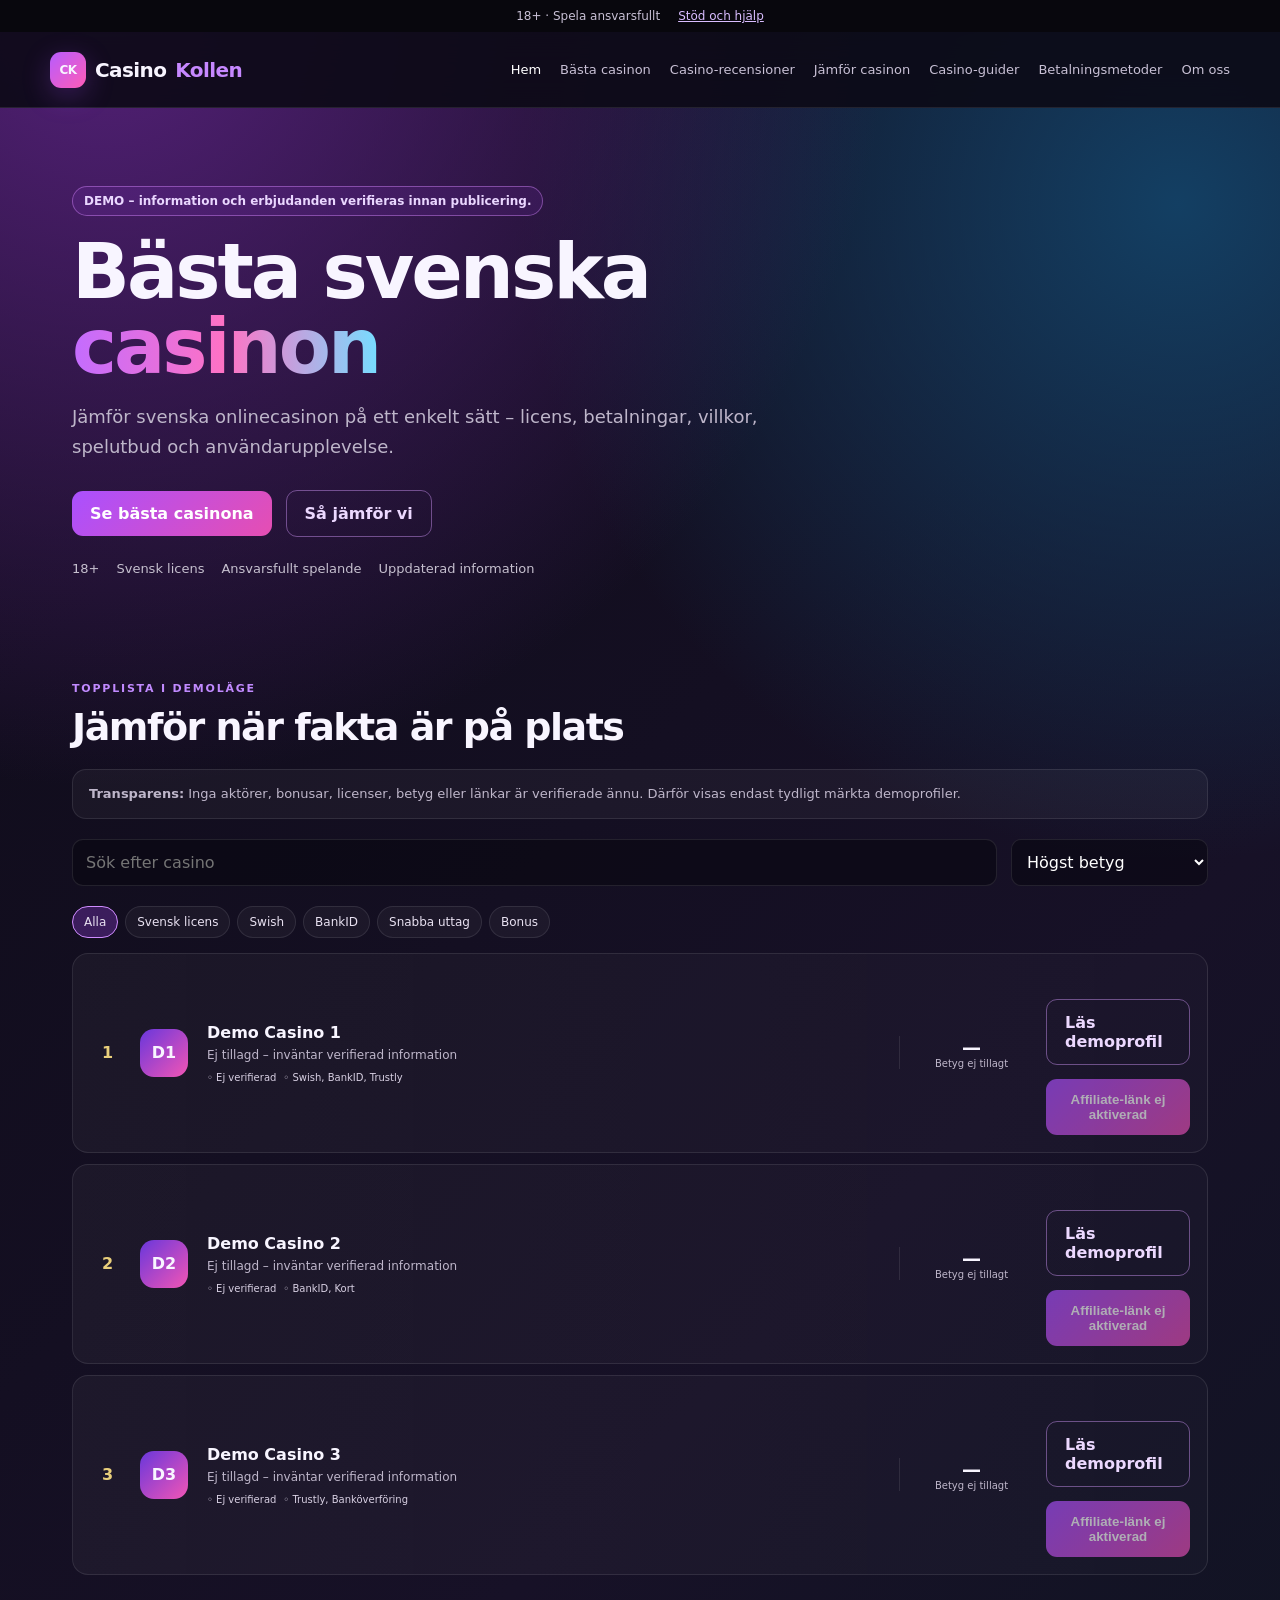
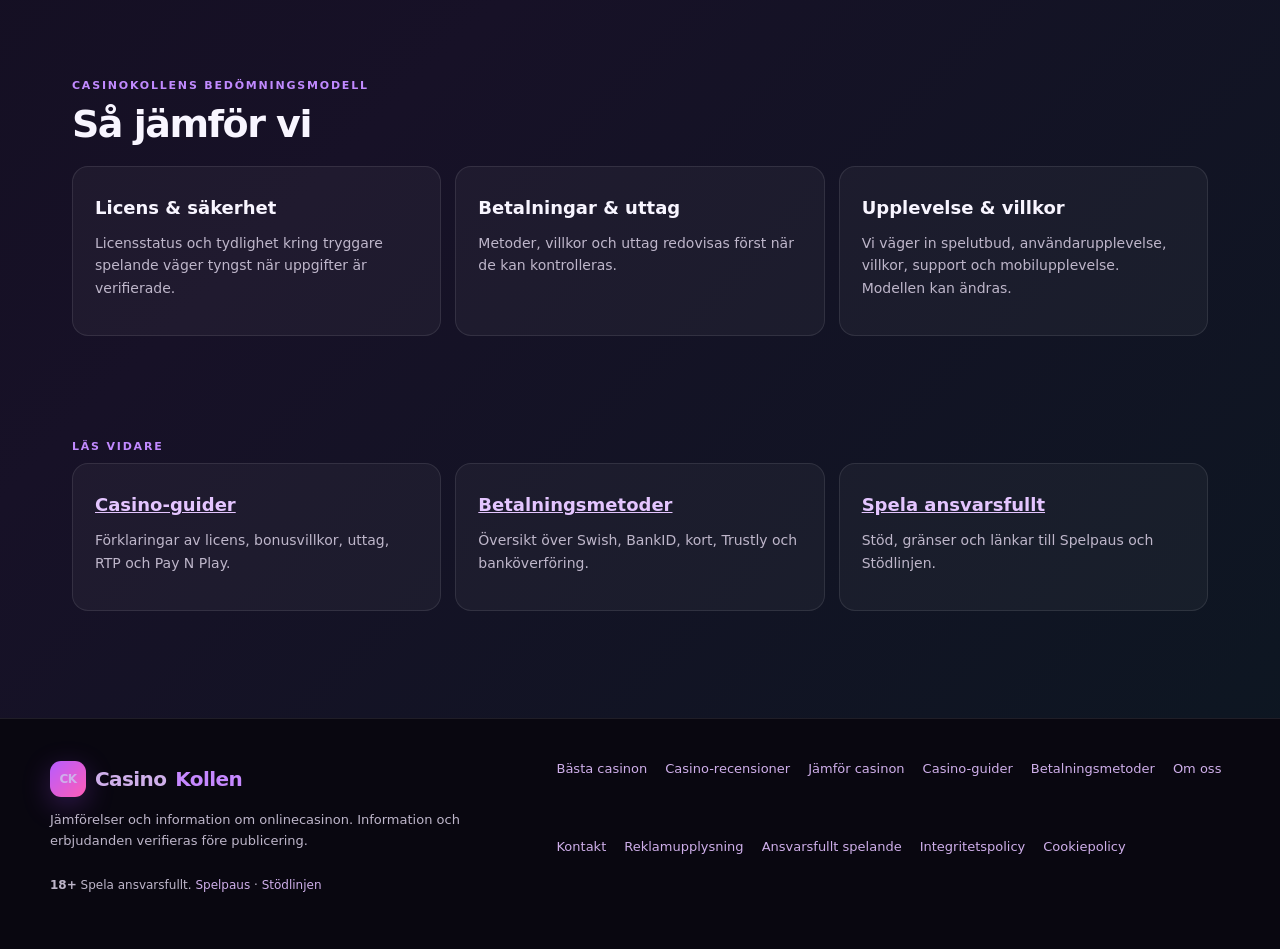
<file: index.html>
<!doctype html><html lang="sv"><head><meta charset="utf-8"><meta name="viewport" content="width=device-width,initial-scale=1"><title>Bästa svenska casinon 2026 | CasinoKollen</title><meta name="description" content="Jämför svenska onlinecasinon på ett enkelt sätt – licens, betalningar, villkor, spelutbud och användarupplevelse."><meta property="og:title" content="Bästa svenska casinon | CasinoKollen"><meta property="og:description" content="Tydlig casinojämförelse i demoläge."><meta property="og:type" content="website"><link rel="canonical" href="/"><link rel="icon" href="favicon.svg" type="image/svg+xml"><link rel="stylesheet" href="site.css"><script type="module" src="app.js"></script><!-- Google tag (gtag.js) -->
<script async src="https://www.googletagmanager.com/gtag/js?id=G-N756BQRDDT"></script>
<script>
  window.dataLayer = window.dataLayer || [];
  function gtag(){dataLayer.push(arguments);}
  gtag('js', new Date());

  gtag('config', 'G-N756BQRDDT');
</script></head><body><header id="site-header"></header><main class="wrap"><section class="hero"><span class="demo">DEMO – information och erbjudanden verifieras innan publicering.</span><h1>Bästa svenska <span>casinon</span></h1><p class="lede">Jämför svenska onlinecasinon på ett enkelt sätt – licens, betalningar, villkor, spelutbud och användarupplevelse.</p><div class="actions"><a class="button" href="#casinon">Se bästa casinona</a><a class="button secondary" href="#sa-jamfor-vi">Så jämför vi</a></div><div class="trust"><span>18+</span><span>Svensk licens</span><span>Ansvarsfullt spelande</span><span>Uppdaterad information</span></div></section><section class="section" id="casinon"><div class="section-head"><div><p class="eyebrow">TOPPLISTA I DEMOLÄGE</p><h2>Jämför när fakta är på plats</h2></div></div><p class="note"><strong>Transparens:</strong> Inga aktörer, bonusar, licenser, betyg eller länkar är verifierade ännu. Därför visas endast tydligt märkta demoprofiler.</p><div class="controls"><input id="casino-search" class="search" type="search" aria-label="Sök casino" placeholder="Sök efter casino"><select id="casino-sort" class="sort" aria-label="Sortera casinon"><option value="rating">Högst betyg</option><option value="name">Namn A–Ö</option><option value="updated">Senast uppdaterad</option></select></div><div class="filter-row" aria-label="Filtrera casinon"><button class="filter active" data-filter="alla">Alla</button><button class="filter" data-filter="licens">Svensk licens</button><button class="filter" data-filter="swish">Swish</button><button class="filter" data-filter="bankid">BankID</button><button class="filter" data-filter="snabb">Snabba uttag</button><button class="filter" data-filter="bonus">Bonus</button></div><div class="casino-list" id="casino-list" aria-live="polite"></div></section><section class="section" id="sa-jamfor-vi"><p class="eyebrow">CASINOKOLLENS BEDÖMNINGSMODELL</p><h2>Så jämför vi</h2><div class="grid" style="margin-top:20px"><article class="card"><h3>Licens & säkerhet</h3><p>Licensstatus och tydlighet kring tryggare spelande väger tyngst när uppgifter är verifierade.</p></article><article class="card"><h3>Betalningar & uttag</h3><p>Metoder, villkor och uttag redovisas först när de kan kontrolleras.</p></article><article class="card"><h3>Upplevelse & villkor</h3><p>Vi väger in spelutbud, användarupplevelse, villkor, support och mobilupplevelse. Modellen kan ändras.</p></article></div></section><section class="section"><p class="eyebrow">LÄS VIDARE</p><div class="grid"><article class="card"><h3><a href="casino-guider.html">Casino-guider</a></h3><p>Förklaringar av licens, bonusvillkor, uttag, RTP och Pay N Play.</p></article><article class="card"><h3><a href="betalningsmetoder.html">Betalningsmetoder</a></h3><p>Översikt över Swish, BankID, kort, Trustly och banköverföring.</p></article><article class="card"><h3><a href="ansvarsfullt-spelande.html">Spela ansvarsfullt</a></h3><p>Stöd, gränser och länkar till Spelpaus och Stödlinjen.</p></article></div></section></main><div id="site-footer"></div></body></html>
</file>
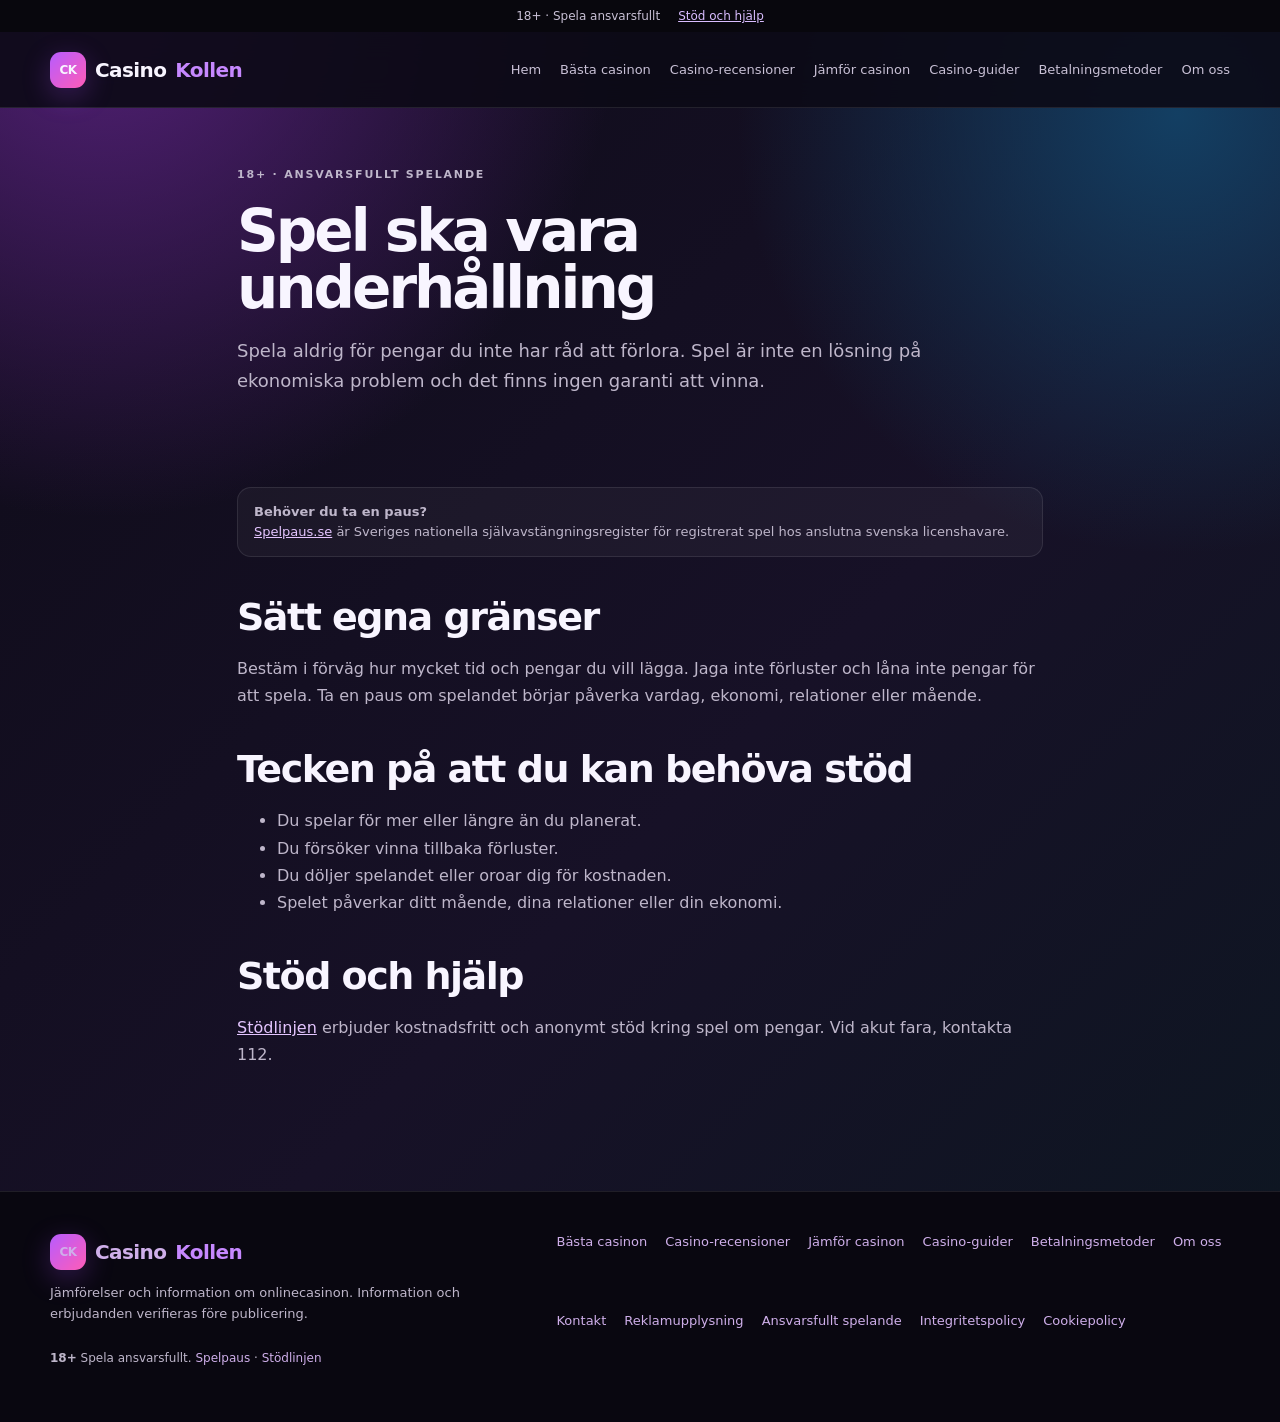
<file: ansvarsfullt-spelande.html>
<!doctype html><html lang="sv"><head><meta charset="utf-8"><meta name="viewport" content="width=device-width,initial-scale=1"><title>Ansvarsfullt spelande | CasinoKollen</title><meta name="description" content="Stöd och information om spelproblem och ansvarsfullt spelande."><meta property="og:title" content="Ansvarsfullt spelande | CasinoKollen"><meta property="og:description" content="Stöd och information om spelproblem och ansvarsfullt spelande."><meta property="og:type" content="website"><link rel="icon" href="favicon.svg" type="image/svg+xml"><link rel="stylesheet" href="site.css"><script type="module" src="app.js"></script><!-- Google tag (gtag.js) -->
<script async src="https://www.googletagmanager.com/gtag/js?id=G-N756BQRDDT"></script>
<script>
  window.dataLayer = window.dataLayer || [];
  function gtag(){dataLayer.push(arguments);}
  gtag('js', new Date());

  gtag('config', 'G-N756BQRDDT');
</script></head><body><header id="site-header"></header><main class="wrap content"><section class="page-hero"><p class="eyebrow">18+ · ANSVARSFULLT SPELANDE</p><h1>Spel ska vara underhållning</h1><p class="lede">Spela aldrig för pengar du inte har råd att förlora. Spel är inte en lösning på ekonomiska problem och det finns ingen garanti att vinna.</p></section><section class="section"><div class="note"><strong>Behöver du ta en paus?</strong><br><a href="https://www.spelpaus.se/" target="_blank" rel="noopener">Spelpaus.se</a> är Sveriges nationella självavstängningsregister för registrerat spel hos anslutna svenska licenshavare.</div><h2>Sätt egna gränser</h2><p>Bestäm i förväg hur mycket tid och pengar du vill lägga. Jaga inte förluster och låna inte pengar för att spela. Ta en paus om spelandet börjar påverka vardag, ekonomi, relationer eller mående.</p><h2>Tecken på att du kan behöva stöd</h2><ul><li>Du spelar för mer eller längre än du planerat.</li><li>Du försöker vinna tillbaka förluster.</li><li>Du döljer spelandet eller oroar dig för kostnaden.</li><li>Spelet påverkar ditt mående, dina relationer eller din ekonomi.</li></ul><h2>Stöd och hjälp</h2><p><a href="https://www.stodlinjen.se/" target="_blank" rel="noopener">Stödlinjen</a> erbjuder kostnadsfritt och anonymt stöd kring spel om pengar. Vid akut fara, kontakta 112.</p></section></main><div id="site-footer"></div></body></html>
</file>
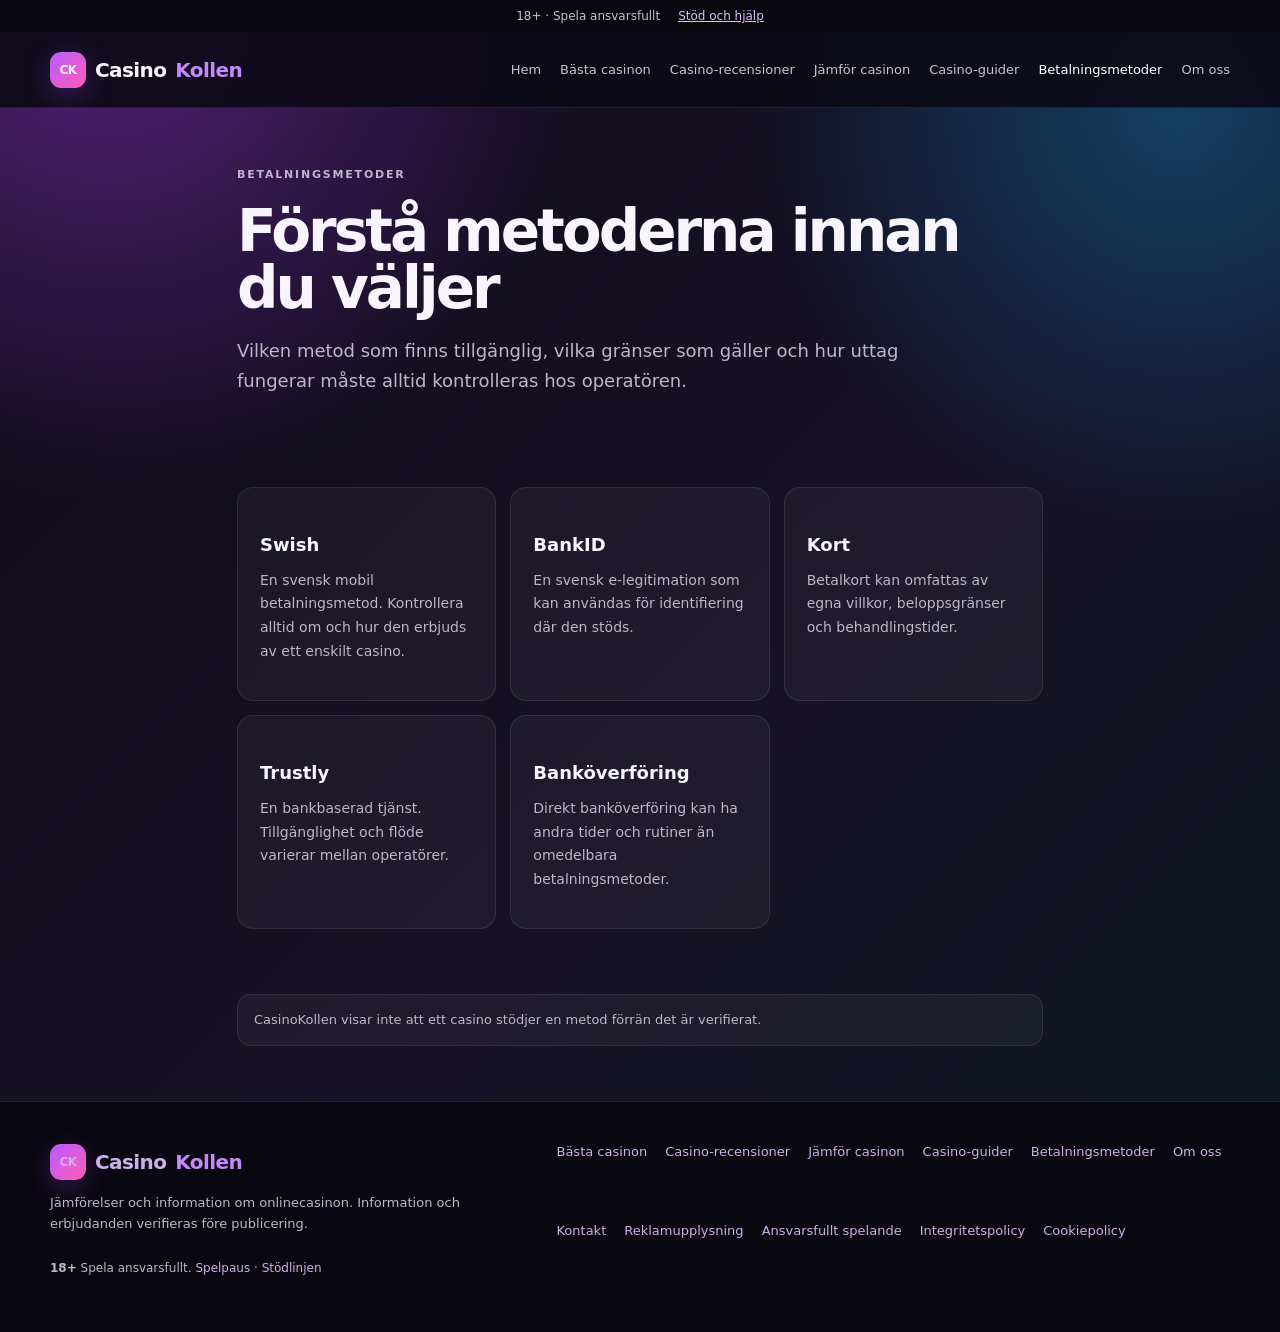
<file: betalningsmetoder.html>
<!doctype html><html lang="sv"><head><meta charset="utf-8"><meta name="viewport" content="width=device-width,initial-scale=1"><title>Betalningsmetoder för casino | CasinoKollen</title><meta name="description" content="Förklaring av vanliga betalningsmetoder på svenska onlinecasinon."><link rel="canonical" href="/betalningsmetoder.html"><link rel="icon" href="favicon.svg"><link rel="stylesheet" href="site.css"><script type="module" src="app.js"></script><!-- Google tag (gtag.js) -->
<script async src="https://www.googletagmanager.com/gtag/js?id=G-N756BQRDDT"></script>
<script>
  window.dataLayer = window.dataLayer || [];
  function gtag(){dataLayer.push(arguments);}
  gtag('js', new Date());

  gtag('config', 'G-N756BQRDDT');
</script></head><body><header id="site-header"></header><main class="wrap content"><section class="page-hero"><p class="eyebrow">BETALNINGSMETODER</p><h1>Förstå metoderna innan du väljer</h1><p class="lede">Vilken metod som finns tillgänglig, vilka gränser som gäller och hur uttag fungerar måste alltid kontrolleras hos operatören.</p></section><div class="grid section"><article class="card"><h3>Swish</h3><p>En svensk mobil betalningsmetod. Kontrollera alltid om och hur den erbjuds av ett enskilt casino.</p></article><article class="card"><h3>BankID</h3><p>En svensk e-legitimation som kan användas för identifiering där den stöds.</p></article><article class="card"><h3>Kort</h3><p>Betalkort kan omfattas av egna villkor, beloppsgränser och behandlingstider.</p></article><article class="card"><h3>Trustly</h3><p>En bankbaserad tjänst. Tillgänglighet och flöde varierar mellan operatörer.</p></article><article class="card"><h3>Banköverföring</h3><p>Direkt banköverföring kan ha andra tider och rutiner än omedelbara betalningsmetoder.</p></article></div><p class="note">CasinoKollen visar inte att ett casino stödjer en metod förrän det är verifierat.</p></main><div id="site-footer"></div></body></html>
</file>
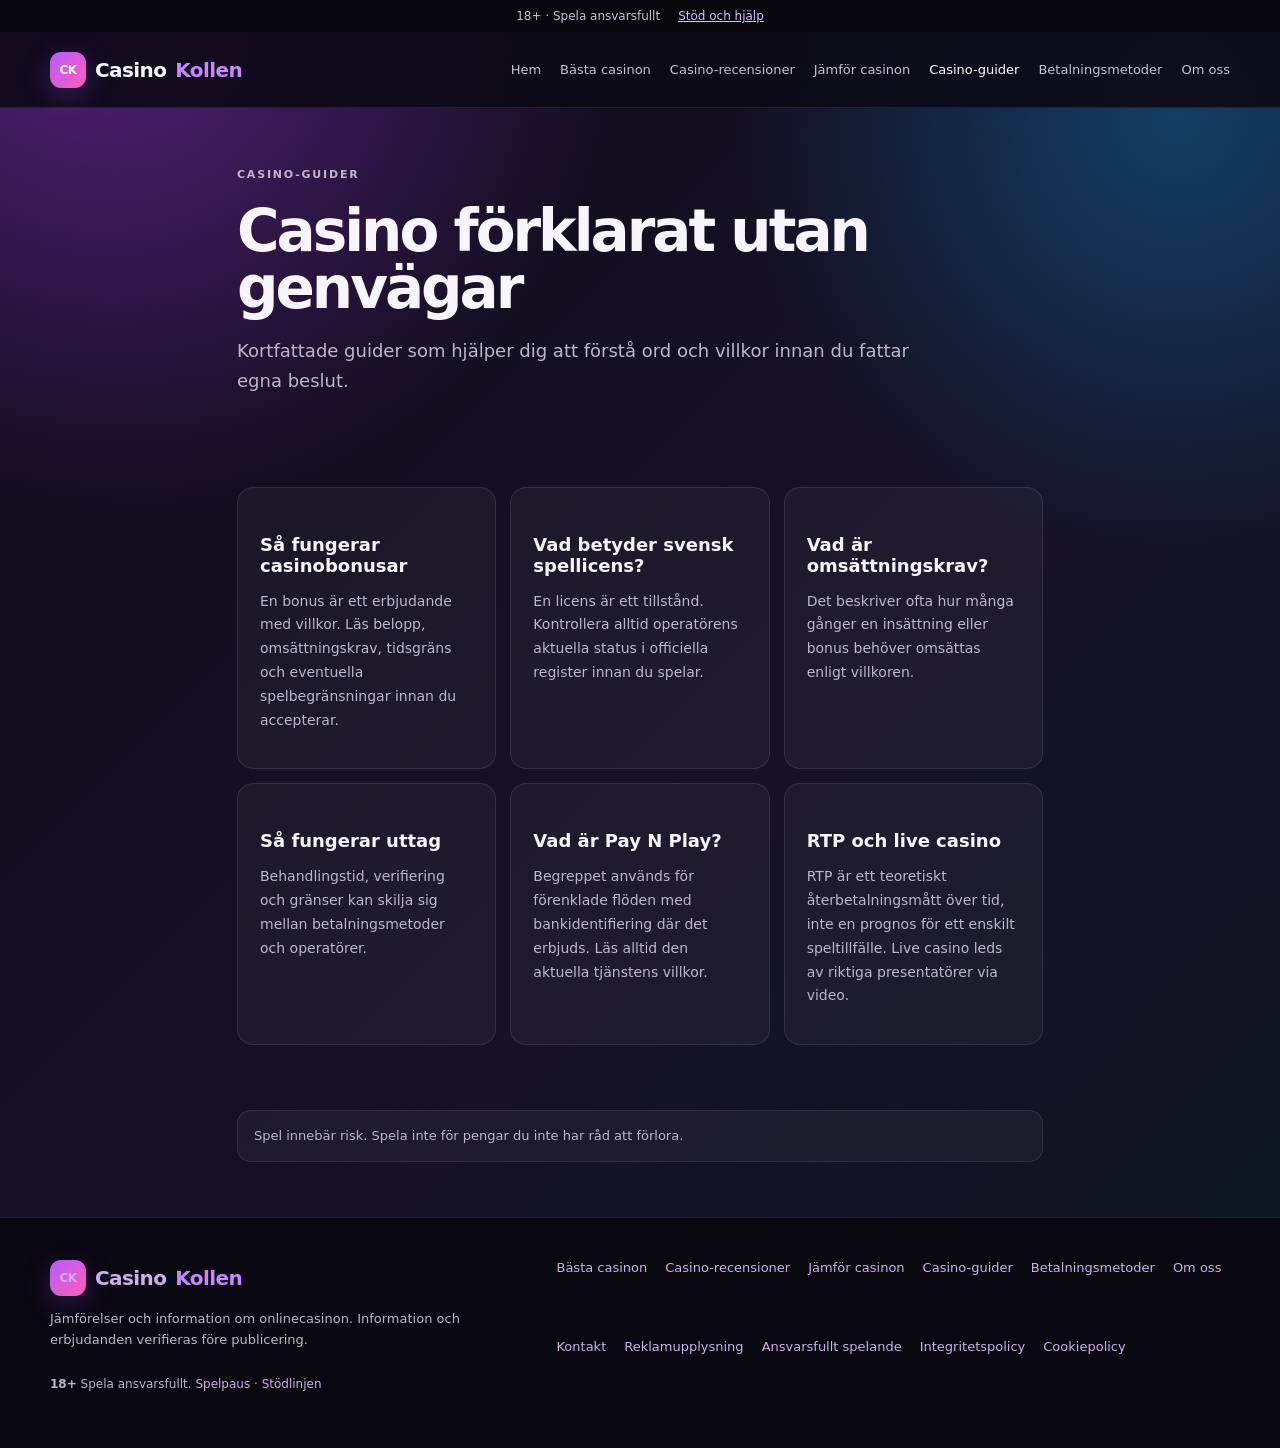
<file: casino-guider.html>
<!doctype html><html lang="sv"><head><meta charset="utf-8"><meta name="viewport" content="width=device-width,initial-scale=1"><title>Casino-guider | CasinoKollen</title><meta name="description" content="Praktiska guider om svenska onlinecasinon och ansvarsfullt spelande."><link rel="canonical" href="/casino-guider.html"><link rel="icon" href="favicon.svg"><link rel="stylesheet" href="site.css"><script type="module" src="app.js"></script><!-- Google tag (gtag.js) -->
<script async src="https://www.googletagmanager.com/gtag/js?id=G-N756BQRDDT"></script>
<script>
  window.dataLayer = window.dataLayer || [];
  function gtag(){dataLayer.push(arguments);}
  gtag('js', new Date());

  gtag('config', 'G-N756BQRDDT');
</script></head><body><header id="site-header"></header><main class="wrap content"><section class="page-hero"><p class="eyebrow">CASINO-GUIDER</p><h1>Casino förklarat utan genvägar</h1><p class="lede">Kortfattade guider som hjälper dig att förstå ord och villkor innan du fattar egna beslut.</p></section><section class="grid section"><article class="card"><h3>Så fungerar casinobonusar</h3><p>En bonus är ett erbjudande med villkor. Läs belopp, omsättningskrav, tidsgräns och eventuella spelbegränsningar innan du accepterar.</p></article><article class="card"><h3>Vad betyder svensk spellicens?</h3><p>En licens är ett tillstånd. Kontrollera alltid operatörens aktuella status i officiella register innan du spelar.</p></article><article class="card"><h3>Vad är omsättningskrav?</h3><p>Det beskriver ofta hur många gånger en insättning eller bonus behöver omsättas enligt villkoren.</p></article><article class="card"><h3>Så fungerar uttag</h3><p>Behandlingstid, verifiering och gränser kan skilja sig mellan betalningsmetoder och operatörer.</p></article><article class="card"><h3>Vad är Pay N Play?</h3><p>Begreppet används för förenklade flöden med bankidentifiering där det erbjuds. Läs alltid den aktuella tjänstens villkor.</p></article><article class="card"><h3>RTP och live casino</h3><p>RTP är ett teoretiskt återbetalningsmått över tid, inte en prognos för ett enskilt speltillfälle. Live casino leds av riktiga presentatörer via video.</p></article></section><p class="note">Spel innebär risk. Spela inte för pengar du inte har råd att förlora.</p></main><div id="site-footer"></div></body></html>
</file>
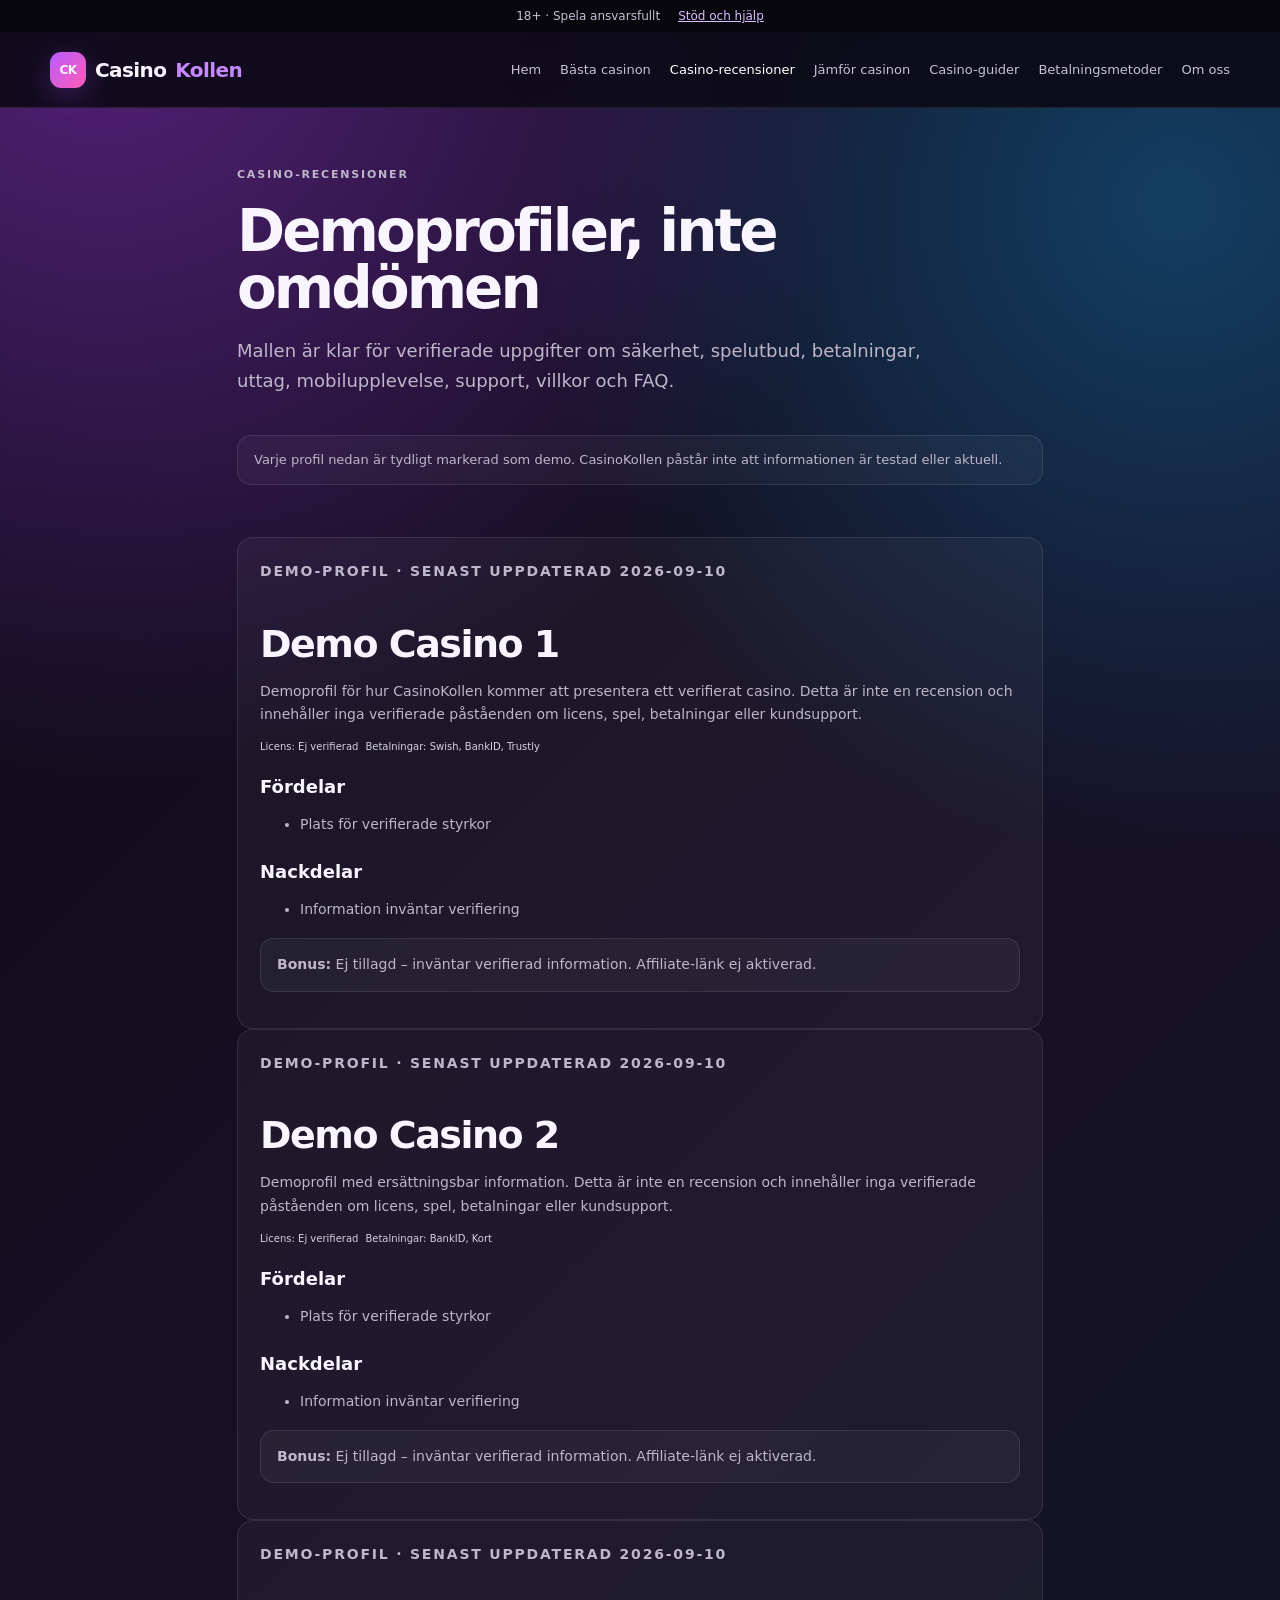
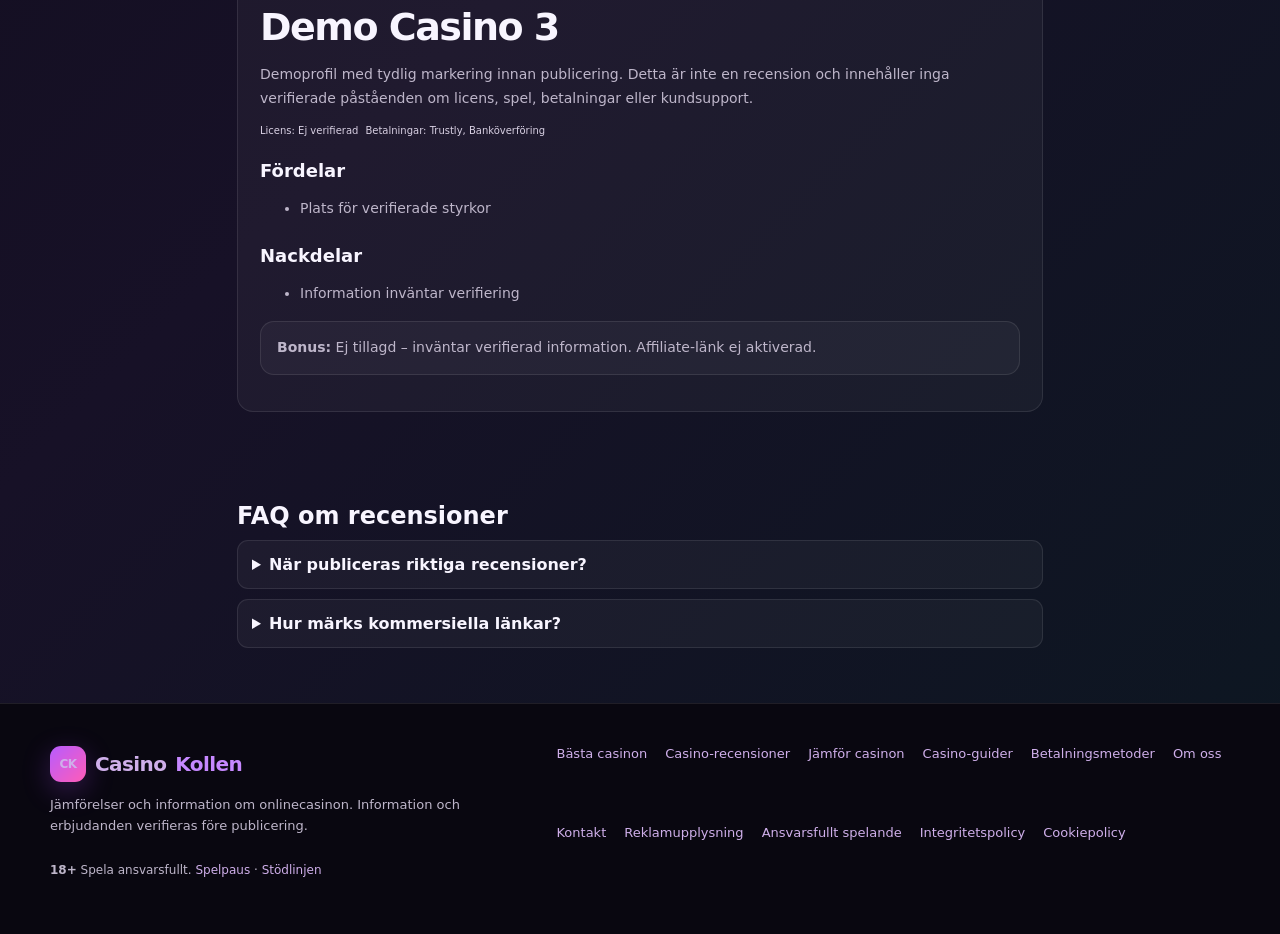
<file: casino-recensioner.html>
<!doctype html><html lang="sv"><head><meta charset="utf-8"><meta name="viewport" content="width=device-width,initial-scale=1"><title>Casino-recensioner i demoläge | CasinoKollen</title><meta name="description" content="Återanvändbar demonstrationsmall för casino-recensioner."><link rel="canonical" href="/casino-recensioner.html"><link rel="icon" href="favicon.svg"><link rel="stylesheet" href="site.css"><script type="module" src="app.js"></script><!-- Google tag (gtag.js) -->
<script async src="https://www.googletagmanager.com/gtag/js?id=G-N756BQRDDT"></script>
<script>
  window.dataLayer = window.dataLayer || [];
  function gtag(){dataLayer.push(arguments);}
  gtag('js', new Date());

  gtag('config', 'G-N756BQRDDT');
</script></head><body><header id="site-header"></header><main class="wrap content"><section class="page-hero"><p class="eyebrow">CASINO-RECENSIONER</p><h1>Demoprofiler, inte omdömen</h1><p class="lede">Mallen är klar för verifierade uppgifter om säkerhet, spelutbud, betalningar, uttag, mobilupplevelse, support, villkor och FAQ.</p></section><div class="note">Varje profil nedan är tydligt markerad som demo. CasinoKollen påstår inte att informationen är testad eller aktuell.</div><section class="section" id="reviews"></section><section class="faq"><h2>FAQ om recensioner</h2><details><summary>När publiceras riktiga recensioner?</summary><p>När relevanta fakta har kontrollerats och kan presenteras korrekt.</p></details><details><summary>Hur märks kommersiella länkar?</summary><p>Aktiva kommersiella länkar ska märkas tydligt. Inga är aktiva i detta demoläge.</p></details></section></main><div id="site-footer"></div></body></html>
</file>
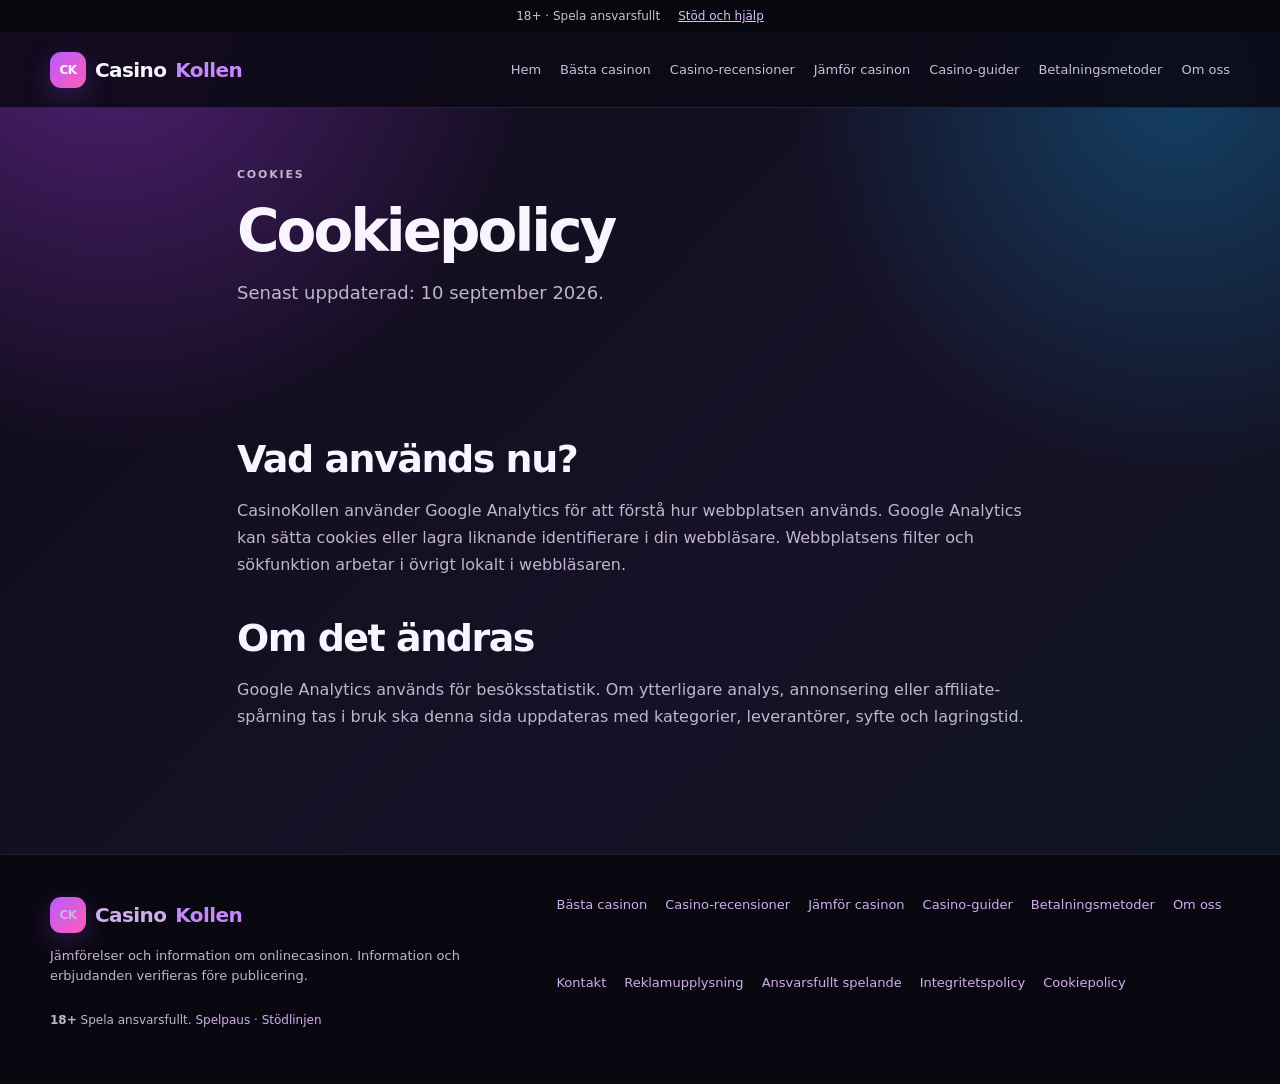
<file: cookiepolicy.html>
<!doctype html><html lang="sv"><head><meta charset="utf-8"><meta name="viewport" content="width=device-width,initial-scale=1"><title>Cookiepolicy | CasinoKollen</title><meta name="description" content="Information om cookies och spårning på CasinoKollen."><meta property="og:title" content="Cookiepolicy | CasinoKollen"><meta property="og:description" content="Information om cookies och spårning på CasinoKollen."><meta property="og:type" content="website"><link rel="icon" href="favicon.svg" type="image/svg+xml"><link rel="stylesheet" href="site.css"><script type="module" src="app.js"></script><!-- Google tag (gtag.js) -->
<script async src="https://www.googletagmanager.com/gtag/js?id=G-N756BQRDDT"></script>
<script>
  window.dataLayer = window.dataLayer || [];
  function gtag(){dataLayer.push(arguments);}
  gtag('js', new Date());

  gtag('config', 'G-N756BQRDDT');
</script></head><body><header id="site-header"></header><main class="wrap content"><section class="page-hero"><p class="eyebrow">COOKIES</p><h1>Cookiepolicy</h1><p class="lede">Senast uppdaterad: 10 september 2026.</p></section><section class="section"><h2>Vad används nu?</h2><p>CasinoKollen använder Google Analytics för att förstå hur webbplatsen används. Google Analytics kan sätta cookies eller lagra liknande identifierare i din webbläsare. Webbplatsens filter och sökfunktion arbetar i övrigt lokalt i webbläsaren.</p><h2>Om det ändras</h2><p>Google Analytics används för besöksstatistik. Om ytterligare analys, annonsering eller affiliate-spårning tas i bruk ska denna sida uppdateras med kategorier, leverantörer, syfte och lagringstid.</p></section></main><div id="site-footer"></div></body></html>
</file>
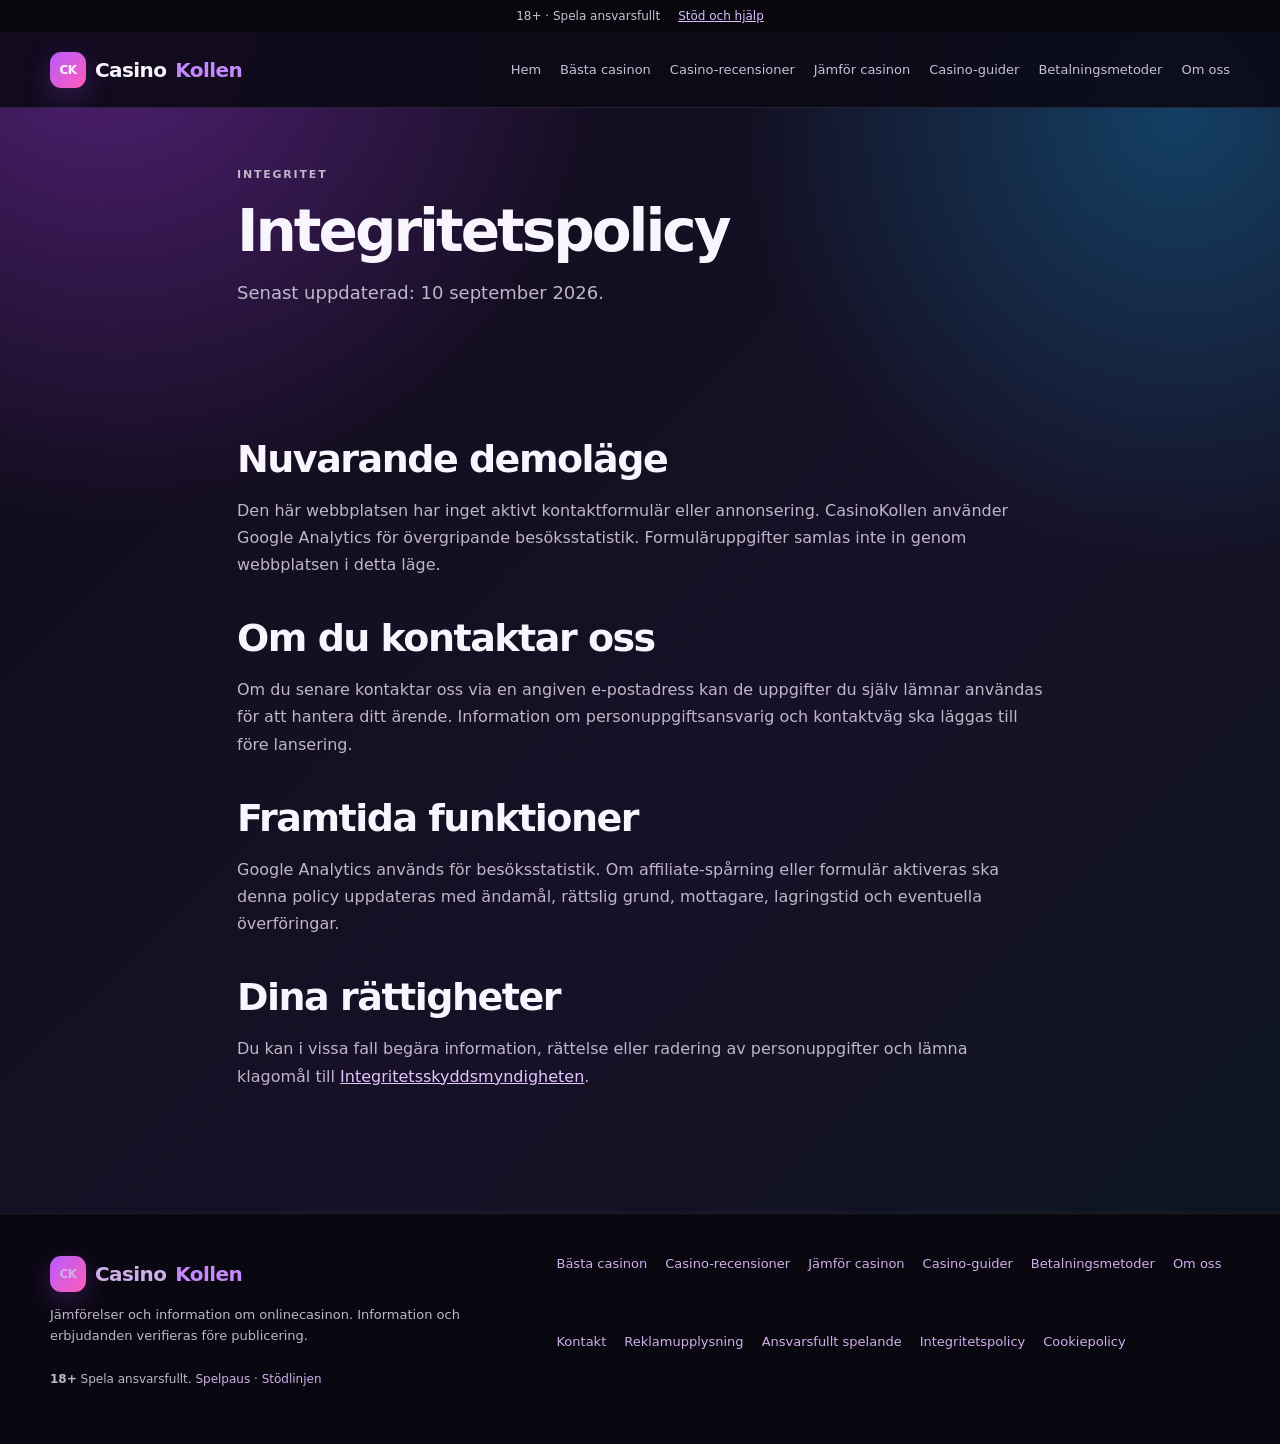
<file: integritetspolicy.html>
<!doctype html><html lang="sv"><head><meta charset="utf-8"><meta name="viewport" content="width=device-width,initial-scale=1"><title>Integritetspolicy | CasinoKollen</title><meta name="description" content="Hur CasinoKollen i nuläget hanterar personuppgifter."><meta property="og:title" content="Integritetspolicy | CasinoKollen"><meta property="og:description" content="Hur CasinoKollen i nuläget hanterar personuppgifter."><meta property="og:type" content="website"><link rel="icon" href="favicon.svg" type="image/svg+xml"><link rel="stylesheet" href="site.css"><script type="module" src="app.js"></script><!-- Google tag (gtag.js) -->
<script async src="https://www.googletagmanager.com/gtag/js?id=G-N756BQRDDT"></script>
<script>
  window.dataLayer = window.dataLayer || [];
  function gtag(){dataLayer.push(arguments);}
  gtag('js', new Date());

  gtag('config', 'G-N756BQRDDT');
</script></head><body><header id="site-header"></header><main class="wrap content"><section class="page-hero"><p class="eyebrow">INTEGRITET</p><h1>Integritetspolicy</h1><p class="lede">Senast uppdaterad: 10 september 2026.</p></section><section class="section"><h2>Nuvarande demoläge</h2><p>Den här webbplatsen har inget aktivt kontaktformulär eller annonsering. CasinoKollen använder Google Analytics för övergripande besöksstatistik. Formuläruppgifter samlas inte in genom webbplatsen i detta läge.</p><h2>Om du kontaktar oss</h2><p>Om du senare kontaktar oss via en angiven e-postadress kan de uppgifter du själv lämnar användas för att hantera ditt ärende. Information om personuppgiftsansvarig och kontaktväg ska läggas till före lansering.</p><h2>Framtida funktioner</h2><p>Google Analytics används för besöksstatistik. Om affiliate-spårning eller formulär aktiveras ska denna policy uppdateras med ändamål, rättslig grund, mottagare, lagringstid och eventuella överföringar.</p><h2>Dina rättigheter</h2><p>Du kan i vissa fall begära information, rättelse eller radering av personuppgifter och lämna klagomål till <a href="https://www.imy.se/" target="_blank" rel="noopener">Integritetsskyddsmyndigheten</a>.</p></section></main><div id="site-footer"></div></body></html>
</file>
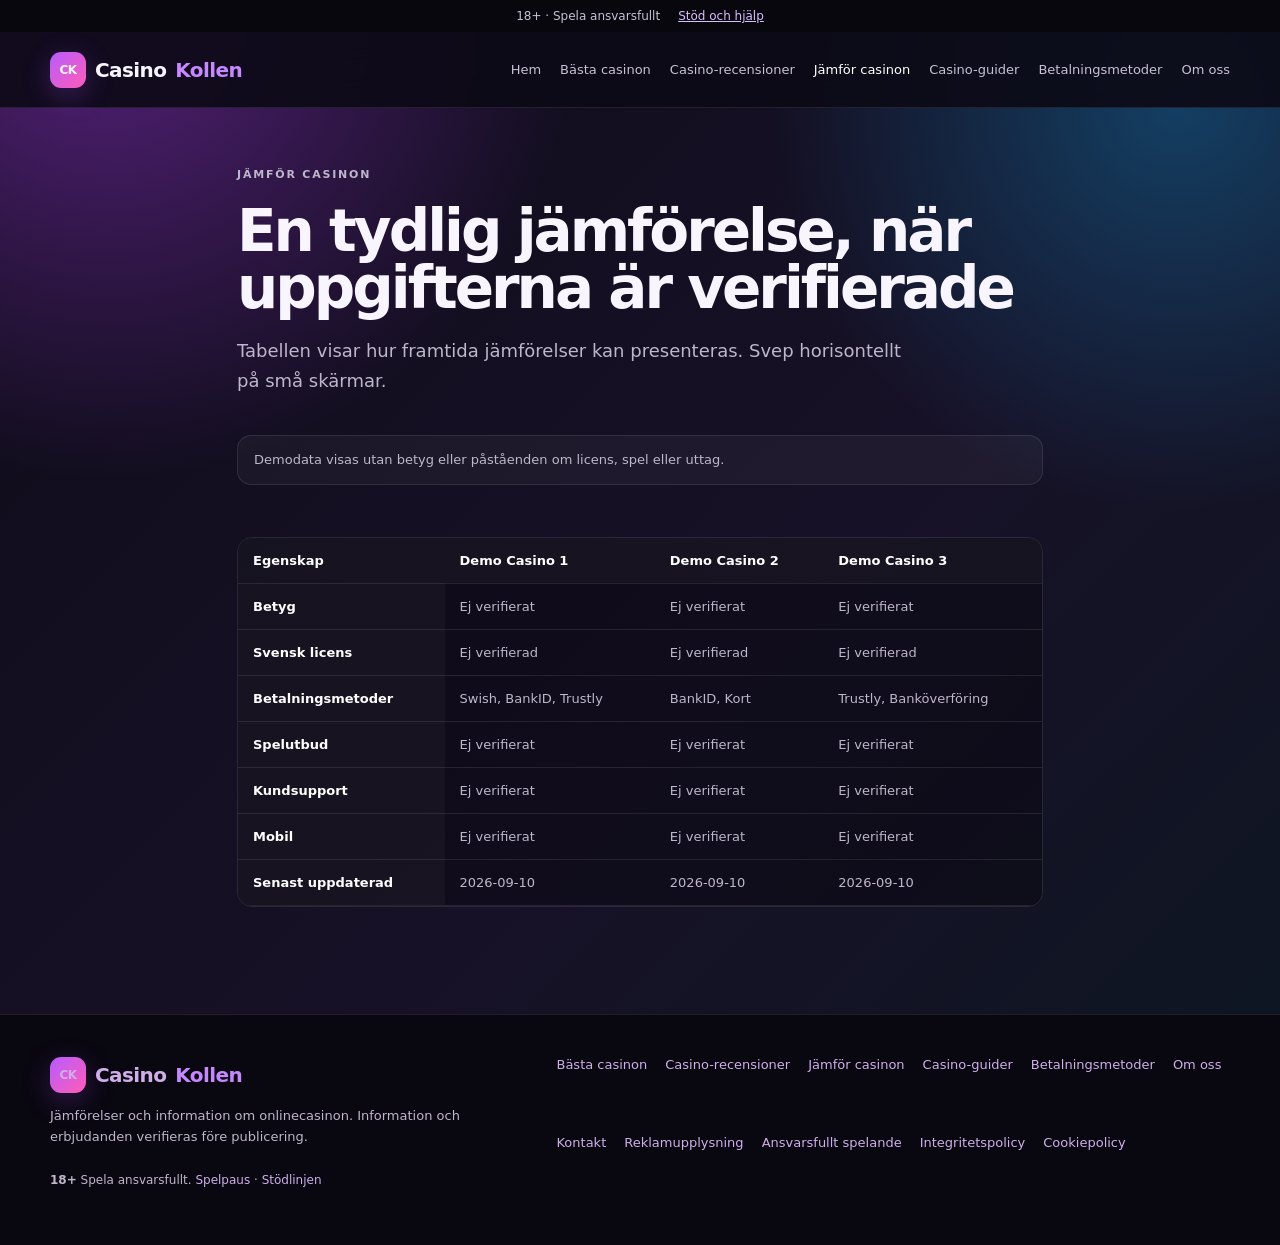
<file: jamfor-casinon.html>
<!doctype html><html lang="sv"><head><meta charset="utf-8"><meta name="viewport" content="width=device-width,initial-scale=1"><title>Jämför casinon | CasinoKollen</title><meta name="description" content="Jämför casinomått i en mobilvänlig tabell."><link rel="canonical" href="/jamfor-casinon.html"><link rel="icon" href="favicon.svg"><link rel="stylesheet" href="site.css"><script type="module" src="app.js"></script><!-- Google tag (gtag.js) -->
<script async src="https://www.googletagmanager.com/gtag/js?id=G-N756BQRDDT"></script>
<script>
  window.dataLayer = window.dataLayer || [];
  function gtag(){dataLayer.push(arguments);}
  gtag('js', new Date());

  gtag('config', 'G-N756BQRDDT');
</script></head><body><header id="site-header"></header><main class="wrap content"><section class="page-hero"><p class="eyebrow">JÄMFÖR CASINON</p><h1>En tydlig jämförelse, när uppgifterna är verifierade</h1><p class="lede">Tabellen visar hur framtida jämförelser kan presenteras. Svep horisontellt på små skärmar.</p></section><div class="note">Demodata visas utan betyg eller påståenden om licens, spel eller uttag.</div><section class="section"><div id="compare-table" class="compare-wrap"></div></section></main><div id="site-footer"></div></body></html>
</file>
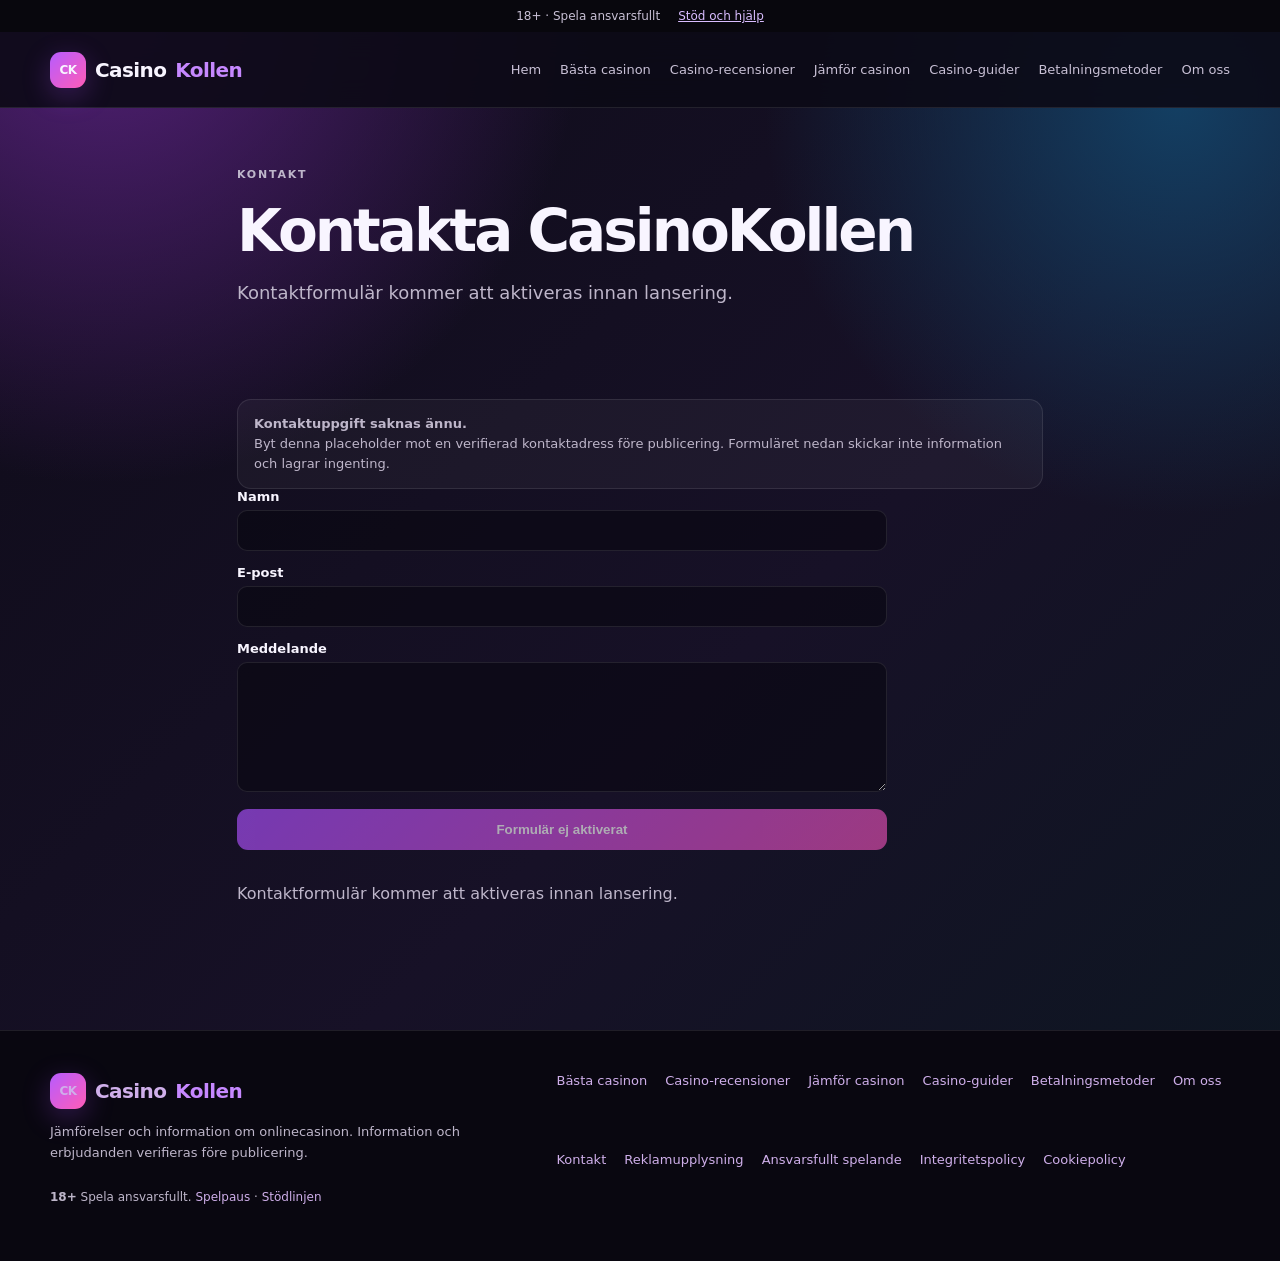
<file: kontakt.html>
<!doctype html><html lang="sv"><head><meta charset="utf-8"><meta name="viewport" content="width=device-width,initial-scale=1"><title>Kontakt | CasinoKollen</title><meta name="description" content="Kontaktinformation för CasinoKollen."><meta property="og:title" content="Kontakt | CasinoKollen"><meta property="og:description" content="Kontaktinformation för CasinoKollen."><meta property="og:type" content="website"><link rel="icon" href="favicon.svg" type="image/svg+xml"><link rel="stylesheet" href="site.css"><script type="module" src="app.js"></script><!-- Google tag (gtag.js) -->
<script async src="https://www.googletagmanager.com/gtag/js?id=G-N756BQRDDT"></script>
<script>
  window.dataLayer = window.dataLayer || [];
  function gtag(){dataLayer.push(arguments);}
  gtag('js', new Date());

  gtag('config', 'G-N756BQRDDT');
</script></head><body><header id="site-header"></header><main class="wrap content"><section class="page-hero"><p class="eyebrow">KONTAKT</p><h1>Kontakta CasinoKollen</h1><p class="lede">Kontaktformulär kommer att aktiveras innan lansering.</p></section><section class="section"><div class="note"><strong>Kontaktuppgift saknas ännu.</strong><br>Byt denna placeholder mot en verifierad kontaktadress före publicering. Formuläret nedan skickar inte information och lagrar ingenting.</div><form class="form-grid" aria-describedby="form-note"><label>Namn<input type="text" disabled></label><label>E-post<input type="email" disabled></label><label>Meddelande<textarea disabled></textarea></label><button class="button" type="button" disabled>Formulär ej aktiverat</button><p id="form-note">Kontaktformulär kommer att aktiveras innan lansering.</p></form></section></main><div id="site-footer"></div></body></html>
</file>
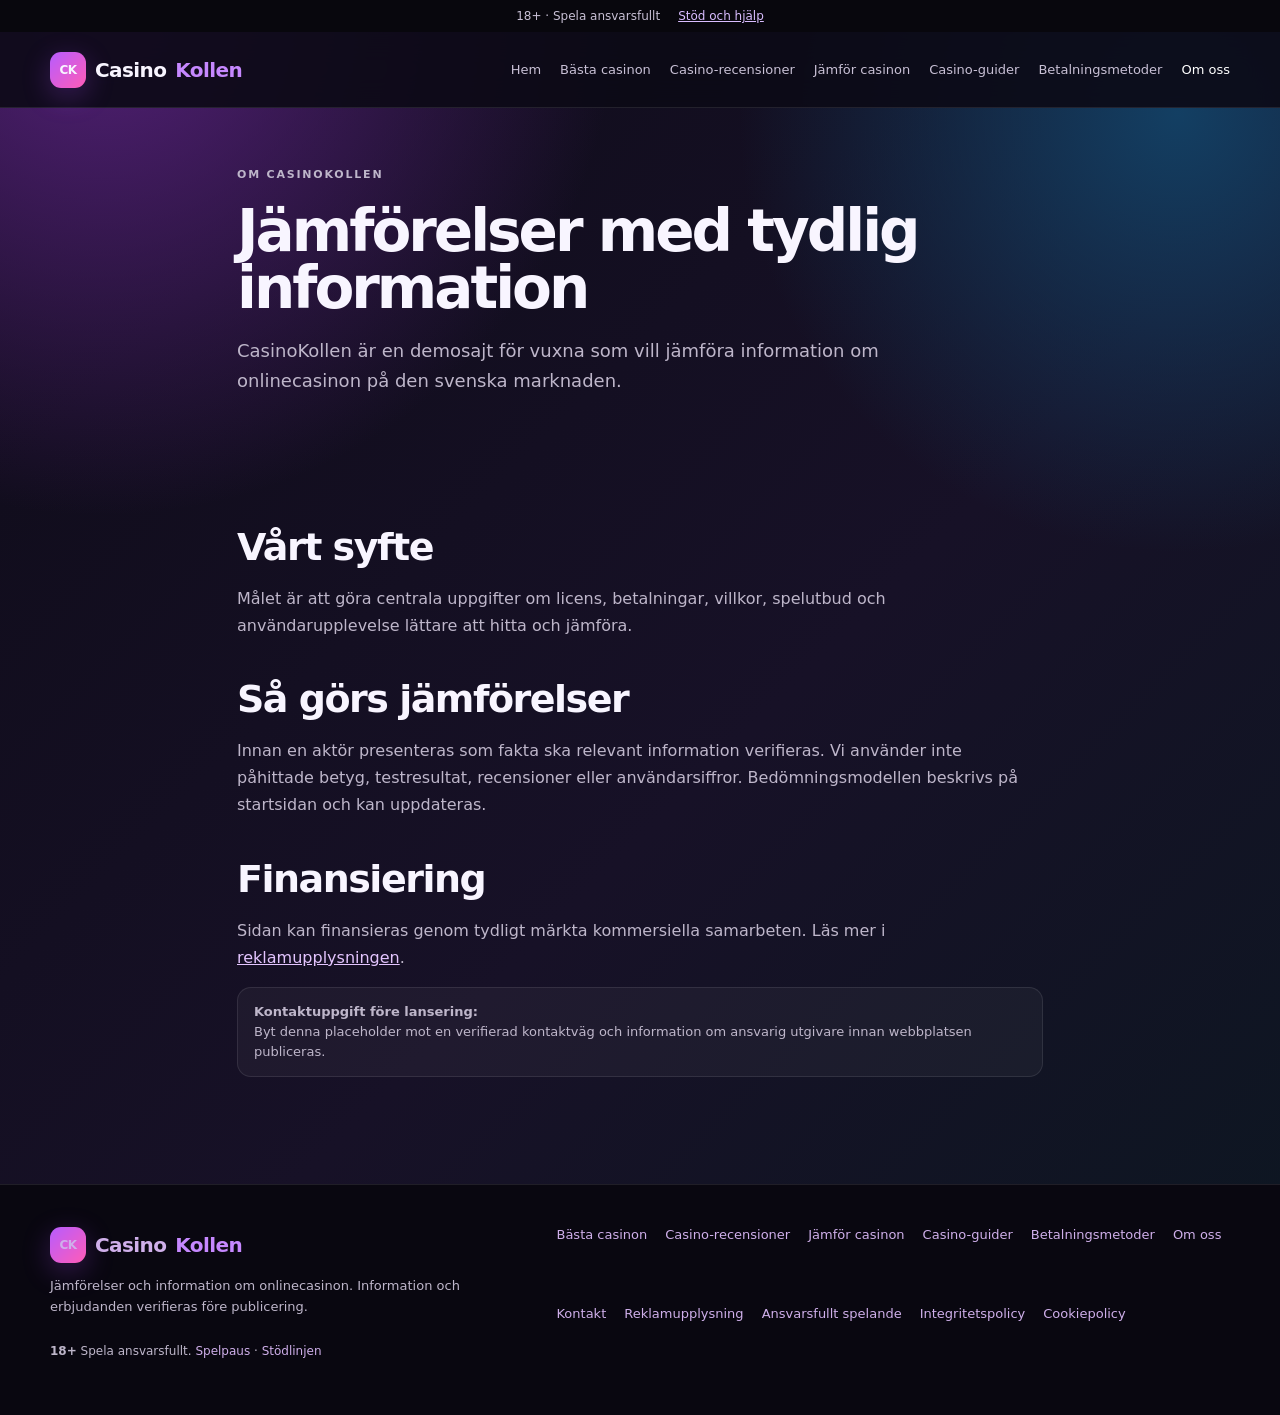
<file: om-oss.html>
<!doctype html><html lang="sv"><head><meta charset="utf-8"><meta name="viewport" content="width=device-width,initial-scale=1"><title>Om oss | CasinoKollen</title><meta name="description" content="Om CasinoKollen och hur information kan komma att verifieras."><meta property="og:title" content="Om oss | CasinoKollen"><meta property="og:description" content="Om CasinoKollen och hur information kan komma att verifieras."><meta property="og:type" content="website"><link rel="icon" href="favicon.svg" type="image/svg+xml"><link rel="stylesheet" href="site.css"><script type="module" src="app.js"></script><!-- Google tag (gtag.js) -->
<script async src="https://www.googletagmanager.com/gtag/js?id=G-N756BQRDDT"></script>
<script>
  window.dataLayer = window.dataLayer || [];
  function gtag(){dataLayer.push(arguments);}
  gtag('js', new Date());

  gtag('config', 'G-N756BQRDDT');
</script></head><body><header id="site-header"></header><main class="wrap content"><section class="page-hero"><p class="eyebrow">OM CASINOKOLLEN</p><h1>Jämförelser med tydlig information</h1><p class="lede">CasinoKollen är en demosajt för vuxna som vill jämföra information om onlinecasinon på den svenska marknaden.</p></section><section class="section"><h2>Vårt syfte</h2><p>Målet är att göra centrala uppgifter om licens, betalningar, villkor, spelutbud och användarupplevelse lättare att hitta och jämföra.</p><h2>Så görs jämförelser</h2><p>Innan en aktör presenteras som fakta ska relevant information verifieras. Vi använder inte påhittade betyg, testresultat, recensioner eller användarsiffror. Bedömningsmodellen beskrivs på startsidan och kan uppdateras.</p><h2>Finansiering</h2><p>Sidan kan finansieras genom tydligt märkta kommersiella samarbeten. Läs mer i <a href="reklamupplysning.html">reklamupplysningen</a>.</p><div class="note"><strong>Kontaktuppgift före lansering:</strong><br>Byt denna placeholder mot en verifierad kontaktväg och information om ansvarig utgivare innan webbplatsen publiceras.</div></section></main><div id="site-footer"></div></body></html>
</file>
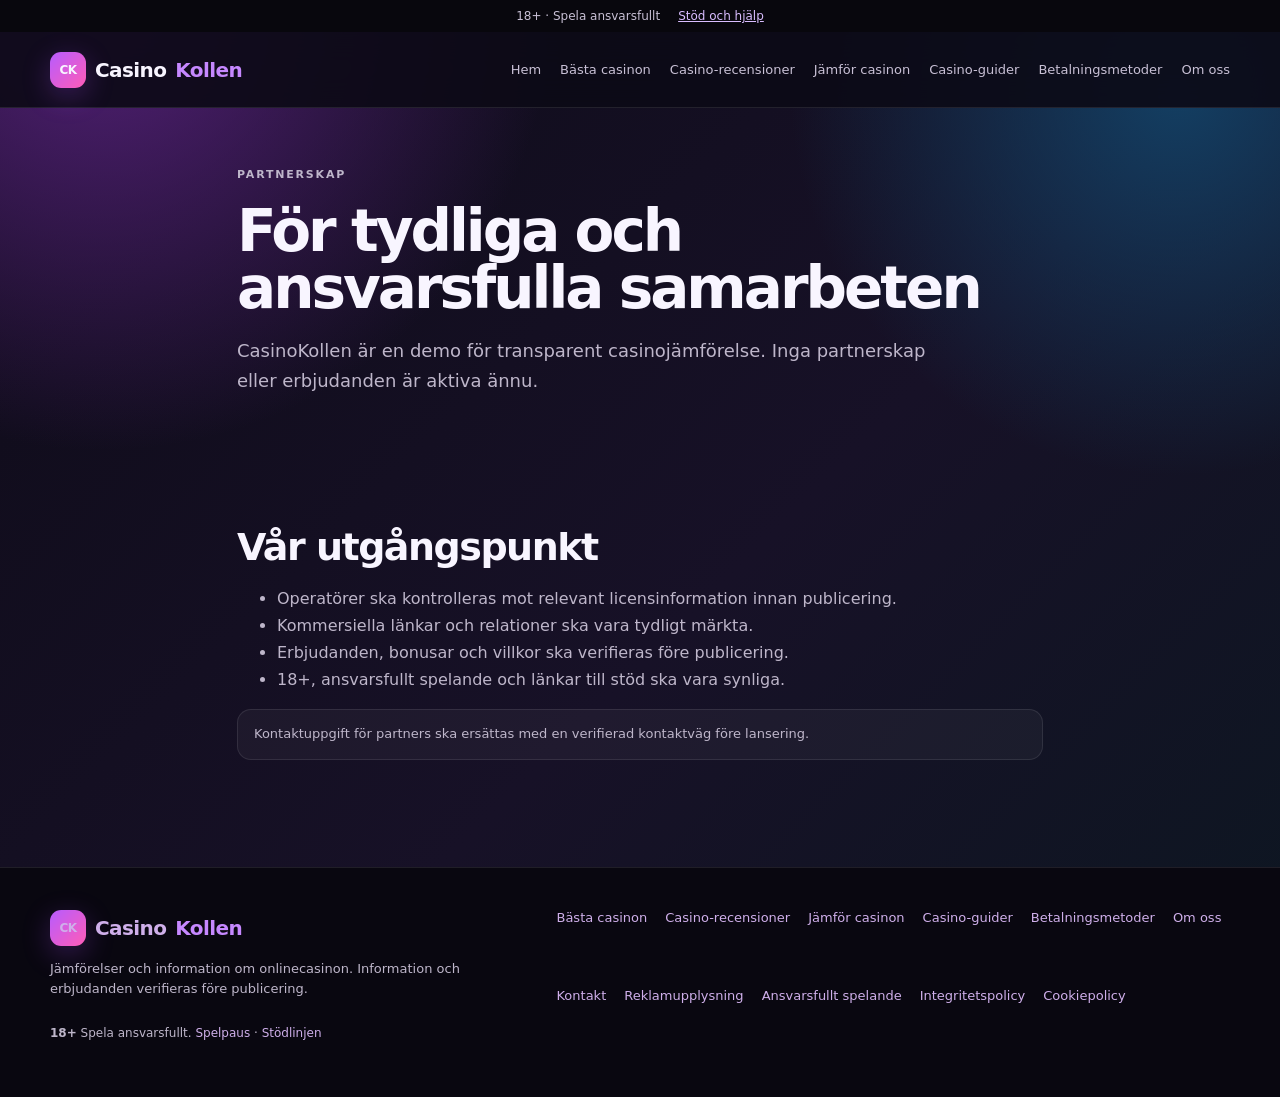
<file: partners.html>
<!doctype html><html lang="sv"><head><meta charset="utf-8"><meta name="viewport" content="width=device-width,initial-scale=1"><title>För affiliatepartners | CasinoKollen</title><meta name="description" content="Information för potentiella samarbetspartners till CasinoKollen."><meta property="og:title" content="För affiliatepartners | CasinoKollen"><meta property="og:description" content="Information för potentiella samarbetspartners till CasinoKollen."><meta property="og:type" content="website"><link rel="icon" href="favicon.svg" type="image/svg+xml"><link rel="stylesheet" href="site.css"><script type="module" src="app.js"></script><!-- Google tag (gtag.js) -->
<script async src="https://www.googletagmanager.com/gtag/js?id=G-N756BQRDDT"></script>
<script>
  window.dataLayer = window.dataLayer || [];
  function gtag(){dataLayer.push(arguments);}
  gtag('js', new Date());

  gtag('config', 'G-N756BQRDDT');
</script></head><body><header id="site-header"></header><main class="wrap content"><section class="page-hero"><p class="eyebrow">PARTNERSKAP</p><h1>För tydliga och ansvarsfulla samarbeten</h1><p class="lede">CasinoKollen är en demo för transparent casinojämförelse. Inga partnerskap eller erbjudanden är aktiva ännu.</p></section><section class="section"><h2>Vår utgångspunkt</h2><ul><li>Operatörer ska kontrolleras mot relevant licensinformation innan publicering.</li><li>Kommersiella länkar och relationer ska vara tydligt märkta.</li><li>Erbjudanden, bonusar och villkor ska verifieras före publicering.</li><li>18+, ansvarsfullt spelande och länkar till stöd ska vara synliga.</li></ul><div class="note">Kontaktuppgift för partners ska ersättas med en verifierad kontaktväg före lansering.</div></section></main><div id="site-footer"></div></body></html>
</file>
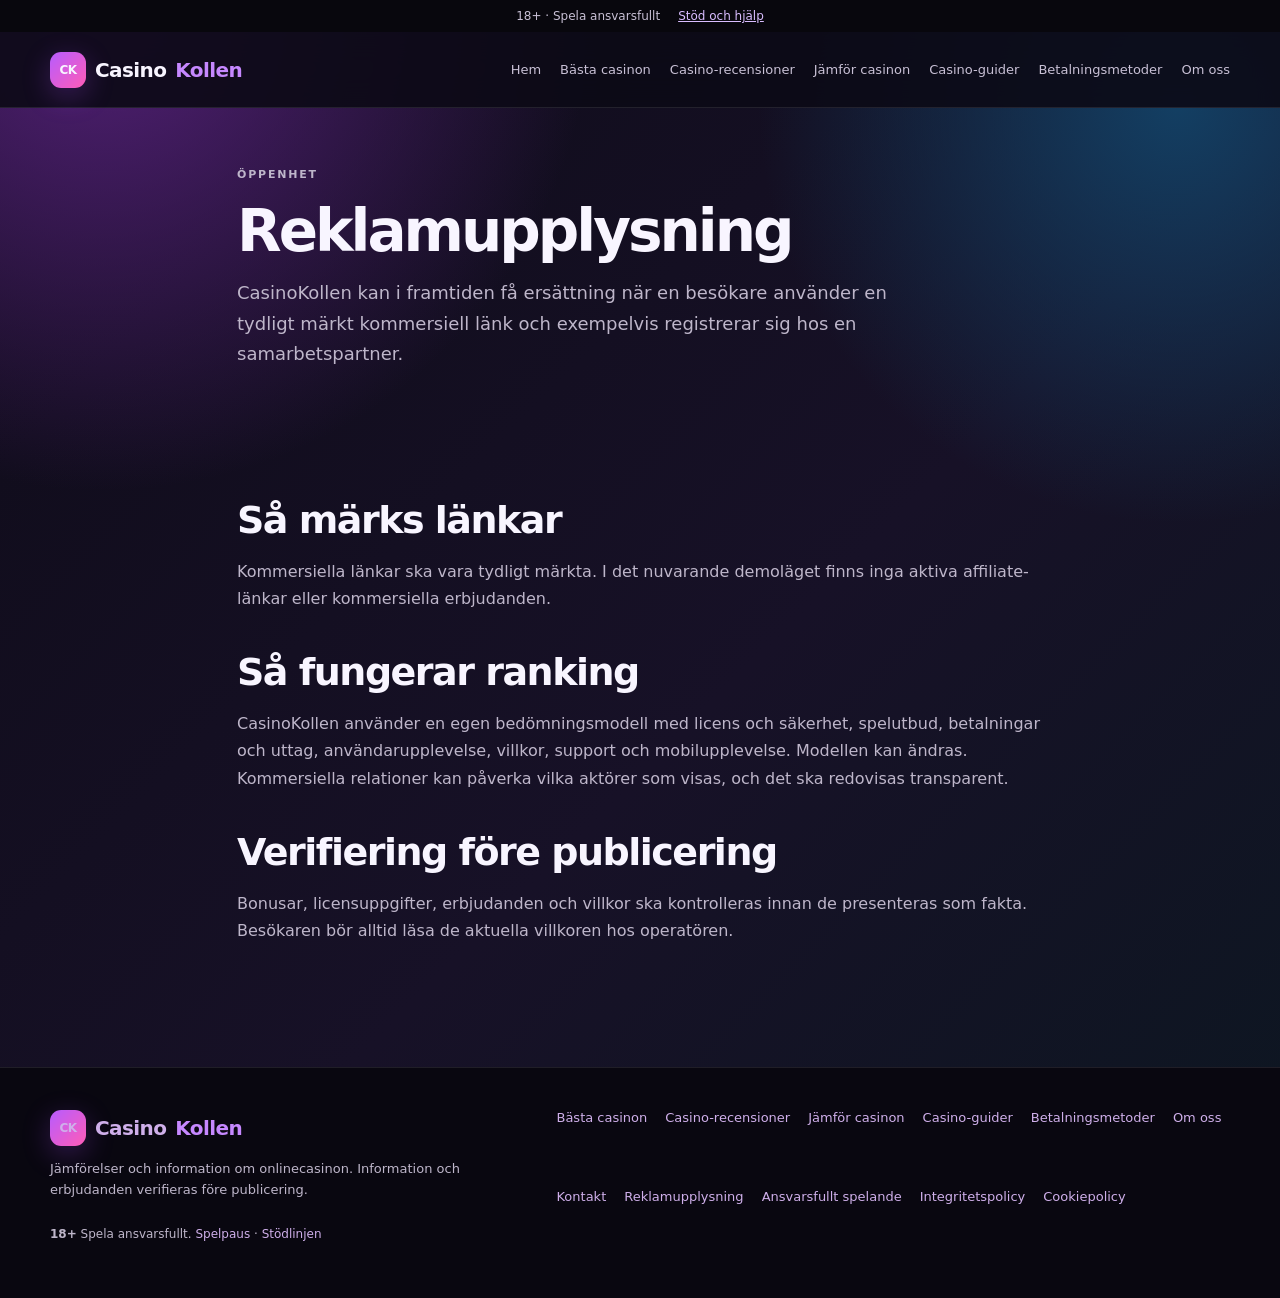
<file: reklamupplysning.html>
<!doctype html><html lang="sv"><head><meta charset="utf-8"><meta name="viewport" content="width=device-width,initial-scale=1"><title>Reklamupplysning | CasinoKollen</title><meta name="description" content="Så kan CasinoKollen finansieras och hur kommersiella länkar märks."><meta property="og:title" content="Reklamupplysning | CasinoKollen"><meta property="og:description" content="Så kan CasinoKollen finansieras och hur kommersiella länkar märks."><meta property="og:type" content="website"><link rel="icon" href="favicon.svg" type="image/svg+xml"><link rel="stylesheet" href="site.css"><script type="module" src="app.js"></script><!-- Google tag (gtag.js) -->
<script async src="https://www.googletagmanager.com/gtag/js?id=G-N756BQRDDT"></script>
<script>
  window.dataLayer = window.dataLayer || [];
  function gtag(){dataLayer.push(arguments);}
  gtag('js', new Date());

  gtag('config', 'G-N756BQRDDT');
</script></head><body><header id="site-header"></header><main class="wrap content"><section class="page-hero"><p class="eyebrow">ÖPPENHET</p><h1>Reklamupplysning</h1><p class="lede">CasinoKollen kan i framtiden få ersättning när en besökare använder en tydligt märkt kommersiell länk och exempelvis registrerar sig hos en samarbetspartner.</p></section><section class="section"><h2>Så märks länkar</h2><p>Kommersiella länkar ska vara tydligt märkta. I det nuvarande demoläget finns inga aktiva affiliate-länkar eller kommersiella erbjudanden.</p><h2>Så fungerar ranking</h2><p>CasinoKollen använder en egen bedömningsmodell med licens och säkerhet, spelutbud, betalningar och uttag, användarupplevelse, villkor, support och mobilupplevelse. Modellen kan ändras. Kommersiella relationer kan påverka vilka aktörer som visas, och det ska redovisas transparent.</p><h2>Verifiering före publicering</h2><p>Bonusar, licensuppgifter, erbjudanden och villkor ska kontrolleras innan de presenteras som fakta. Besökaren bör alltid läsa de aktuella villkoren hos operatören.</p></section></main><div id="site-footer"></div></body></html>
</file>
<file: site.css>
:root{--bg:#100d1c;--panel:#ffffff0a;--line:#ffffff18;--text:#f8f5ff;--muted:#beb6ca;--purple:#b75cff;--pink:#ff5cb7;--green:#86e8bc}*{box-sizing:border-box}html{scroll-behavior:smooth}body{margin:0;color:var(--text);font-family:Inter,ui-sans-serif,system-ui,-apple-system,"Segoe UI",sans-serif;background:radial-gradient(circle at 8% 0%,#55217a 0,transparent 28%),radial-gradient(circle at 92% 8%,#133f63 0,transparent 25%),linear-gradient(135deg,#0e0b18,#171127 55%,#0c1721);min-height:100vh}a{color:inherit}a:focus-visible,button:focus-visible,input:focus-visible,select:focus-visible{outline:3px solid #79dfff;outline-offset:3px}.topbar{min-height:32px;background:#08070d;color:#c8c0d5;display:flex;justify-content:center;gap:18px;align-items:center;padding:7px 20px;font-size:12px}.topbar a{color:#d9bdff}.nav{height:76px;display:flex;align-items:center;justify-content:space-between;padding:0 max(22px,calc((100% - 1180px)/2));border-bottom:1px solid var(--line);background:#0d0a16e8;backdrop-filter:blur(15px);position:sticky;top:0;z-index:10}.logo{display:flex;align-items:center;gap:9px;text-decoration:none;font-size:20px;font-weight:850;letter-spacing:-.6px}.mark{width:36px;height:36px;display:grid;place-items:center;border-radius:11px;background:linear-gradient(135deg,var(--purple),var(--pink));box-shadow:0 8px 28px #a94cff44;font-size:12px}.logo em{font-style:normal;color:#c688ff}.navlinks{display:flex;gap:19px;align-items:center}.navlinks a{color:#c8c0d5;text-decoration:none;font-size:13px}.navlinks a:hover,.navlinks a[aria-current="page"]{color:#fff}.menu{display:none;border:1px solid var(--line);background:var(--panel);color:#fff;border-radius:9px;padding:8px 10px;font-size:17px}.mobile-links{display:none}.wrap{max-width:1180px;margin:auto;padding:0 22px}.hero{padding:78px 0 54px;max-width:800px}.eyebrow{font-size:11px;letter-spacing:1.8px;color:#c18aff;font-weight:800;margin:0 0 10px}.demo{display:inline-flex;border:1px solid #d889ff70;color:#ead7ff;background:#a948ff1b;padding:7px 11px;border-radius:999px;font-size:12px;font-weight:700}.hero h1,.page-hero h1{font-size:clamp(42px,7vw,76px);line-height:.99;letter-spacing:-3px;margin:18px 0}.hero h1 span{background:linear-gradient(90deg,#c36cff,#ff72c4,#76ddff);-webkit-background-clip:text;background-clip:text;color:transparent}.lede{color:var(--muted);font-size:18px;line-height:1.65;max-width:690px}.actions{display:flex;gap:14px;align-items:center;flex-wrap:wrap;margin-top:28px}.button{display:inline-block;border:0;border-radius:11px;background:linear-gradient(135deg,#aa50ff,#e64eb2);color:white;text-decoration:none;font-weight:800;padding:13px 18px;cursor:pointer}.button:hover{transform:translateY(-2px)}.button.secondary{background:transparent;border:1px solid #d69cff70;color:#ecd8ff}.button[disabled]{opacity:.65;cursor:not-allowed;transform:none}.trust{display:flex;gap:17px;flex-wrap:wrap;color:#c6c0cf;font-size:13px;margin-top:24px}.section{padding:52px 0}.section-head{display:flex;justify-content:space-between;align-items:end;gap:20px;margin-bottom:20px}.section h2{font-size:clamp(28px,4vw,38px);letter-spacing:-1.5px;margin:0}.note{border:1px solid var(--line);background:var(--panel);border-radius:14px;padding:14px 16px;color:var(--muted);font-size:13px;line-height:1.55}.controls{display:grid;grid-template-columns:1fr auto;gap:14px;margin:20px 0}.search{width:100%;background:#09071299;border:1px solid var(--line);border-radius:11px;padding:13px;color:#fff;font:inherit}.filter-row{display:flex;gap:7px;flex-wrap:wrap;margin:15px 0}.filter{border:1px solid var(--line);border-radius:999px;background:var(--panel);color:#e8e1f1;padding:8px 11px;font:inherit;font-size:12px;cursor:pointer}.filter.active{background:#a948ff45;border-color:#cf8cff}.sort{background:#09071299;border:1px solid var(--line);color:#fff;border-radius:10px;padding:11px;font:inherit}.casino-list{display:grid;gap:11px}.casino{display:grid;grid-template-columns:35px 52px minmax(200px,1fr) 132px 144px;align-items:center;gap:15px;padding:17px;border:1px solid var(--line);border-radius:16px;background:linear-gradient(90deg,#ffffff0a,#ffffff05)}.rank{font-weight:900;color:#e9cf7b;text-align:center}.casino-logo{width:48px;height:48px;border-radius:14px;display:grid;place-items:center;background:linear-gradient(135deg,#6937dc,#f255b5);font-weight:900}.casino h3{margin:0 0 5px;font-size:16px}.casino p{margin:0;color:var(--muted);font-size:12px;line-height:1.45}.tags{display:flex;gap:7px;flex-wrap:wrap;margin-top:8px}.tag{font-size:10px;color:#d8d0e3}.rating{text-align:center;border-left:1px solid var(--line);padding-left:12px}.rating b{font-size:19px}.rating small{display:block;color:var(--muted);font-size:10px}.grid{display:grid;grid-template-columns:repeat(3,1fr);gap:14px}.card{border:1px solid var(--line);background:var(--panel);border-radius:16px;padding:22px}.card h3{margin:8px 0;font-size:18px}.card p,.card li{color:var(--muted);font-size:14px;line-height:1.6}.card a{color:#e4c5ff}.page-hero{padding:58px 0 20px;max-width:820px}.page-hero h1{font-size:clamp(38px,6vw,58px)}.content{max-width:850px}.content h2{margin:38px 0 10px}.content h3{margin:24px 0 8px}.content p,.content li{color:var(--muted);line-height:1.7}.content a{color:#e4c5ff}.compare-wrap{overflow-x:auto;border:1px solid var(--line);border-radius:15px}.compare{border-collapse:collapse;min-width:700px;width:100%;background:#0d0a16aa}.compare th,.compare td{padding:15px;text-align:left;border-bottom:1px solid var(--line);font-size:13px}.compare th{color:#fff;background:#ffffff08}.compare td{color:var(--muted)}.faq details{border:1px solid var(--line);border-radius:11px;padding:14px;margin:10px 0;background:var(--panel)}.faq summary{cursor:pointer;font-weight:700}.form-grid{display:grid;gap:14px;max-width:650px}.form-grid label{font-size:13px;font-weight:700}.form-grid input,.form-grid textarea{width:100%;margin-top:6px;background:#09071299;border:1px solid var(--line);border-radius:10px;padding:12px;color:white;font:inherit}.form-grid textarea{min-height:130px;resize:vertical}.footer{border-top:1px solid var(--line);background:#090710;margin-top:55px;padding:42px max(22px,calc((100% - 1180px)/2));color:var(--muted);font-size:13px}.footer-grid{display:grid;grid-template-columns:1.4fr 2fr;gap:35px}.footer p{line-height:1.6}.footer-links{display:flex;flex-wrap:wrap;gap:11px 18px}.footer a{color:#cfafea;text-decoration:none}.footer a:hover{text-decoration:underline}.legal{font-size:12px;margin-top:24px}.empty{color:var(--muted);padding:26px;text-align:center;border:1px dashed var(--line);border-radius:14px}@media(max-width:900px){.navlinks{display:none}.menu{display:block}.mobile-links.open{display:grid;gap:12px;padding:18px 22px;background:#0d0a16;border-bottom:1px solid var(--line)}.mobile-links a{text-decoration:none;color:#eee}.casino{grid-template-columns:28px 46px 1fr}.casino-logo{width:42px;height:42px}.rating{grid-column:3;border:0;padding:0;text-align:left}.casino .button{grid-column:3;justify-self:start}.grid{grid-template-columns:1fr 1fr}}@media(max-width:580px){.hero{padding-top:48px}.hero h1{letter-spacing:-2px}.controls{grid-template-columns:1fr}.grid,.footer-grid{grid-template-columns:1fr}.topbar{justify-content:flex-start}.section{padding:38px 0}.section-head{align-items:start;flex-direction:column}.casino{padding:14px;gap:10px}.footer{padding-top:35px}}
</file>
